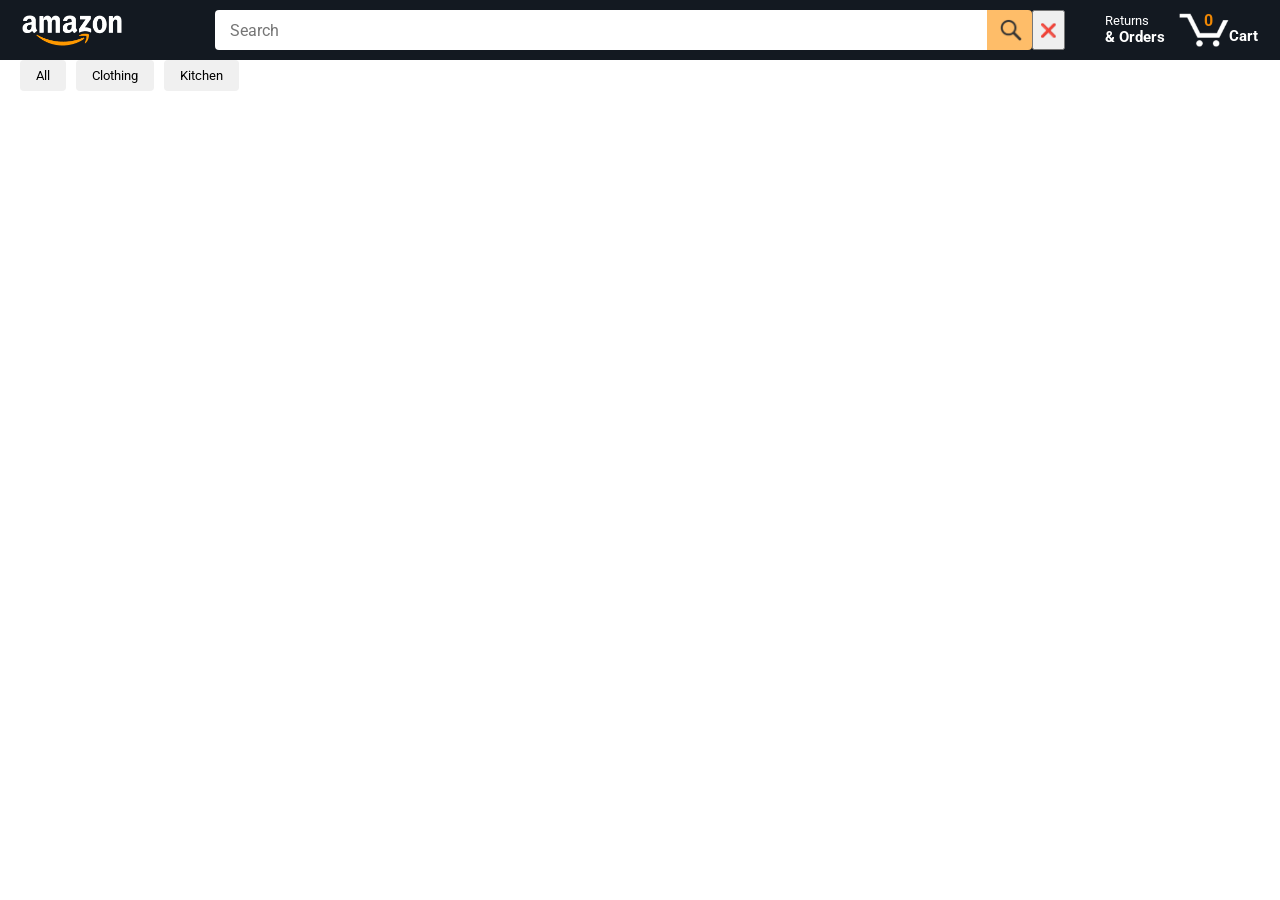
<file: index.html>
<!DOCTYPE html>
<html>
  <head>
    <title>Amazon Project</title>

    <!-- This code is needed for responsive design to work.
      (Responsive design = make the website look good on
      smaller screen sizes like a phone or a tablet). -->
    <meta name="viewport" content="width=device-width, initial-scale=1">

    <!-- Load a font called Roboto from Google Fonts. -->
    <link rel="preconnect" href="https://fonts.googleapis.com">
    <link rel="preconnect" href="https://fonts.gstatic.com" crossorigin>
    <link href="https://fonts.googleapis.com/css2?family=Roboto:wght@400;500;700&display=swap" rel="stylesheet">

    <!-- Here are the CSS files for this page. -->
    <link rel="stylesheet" href="styles/shared/general.css">
    <link rel="stylesheet" href="styles/shared/amazon-header.css">
    <link rel="stylesheet" href="styles/pages/amazon.css">
  </head>
  <body>
    <div class="amazon-header">
      <div class="amazon-header-left-section">
        <a href="amazon.html" class="header-link">
          <img class="amazon-logo"
            src="images/amazon-logo-white.png">
          <img class="amazon-mobile-logo"
            src="images/amazon-mobile-logo-white.png">
        </a>
      </div>

      <div class="amazon-header-middle-section">
        <input class="search-bar js-search-bar" type="text" placeholder="Search">
        <button class="search-button js-search-button">
          <img class="search-icon" src="images/icons/search-icon.png">
        </button>
        <button class="clear-search-button js-clear-search">
          ❌
        </button>
      </div>


      <div class="amazon-header-right-section">
        <a class="orders-link header-link" href="orders.html">
          <span class="returns-text">Returns</span>
          <span class="orders-text">& Orders</span>
        </a>

        <a class="cart-link header-link" href="checkout.html">
          <img class="cart-icon" src="images/icons/cart-icon.png">
          <div class="cart-quantity js-cart-quantity">0</div>
          <div class="cart-text">Cart</div>
        </a>
      </div>
    </div>

    <div class="main">

      <div class="filters">
          <button class="filter-button js-filter" data-category="all">
          All
          </button>

          <button class="filter-button js-filter" data-category="clothing">
          Clothing
          </button>

          <button class="filter-button js-filter" data-category="kitchen">
          Kitchen
          </button>
      </div>

      <div class="products-grid js-products-grid">
      </div>
      
    </div>

    <script type="module" src="scripts/amazon.js"></script>
  </body>
</html>
</file>
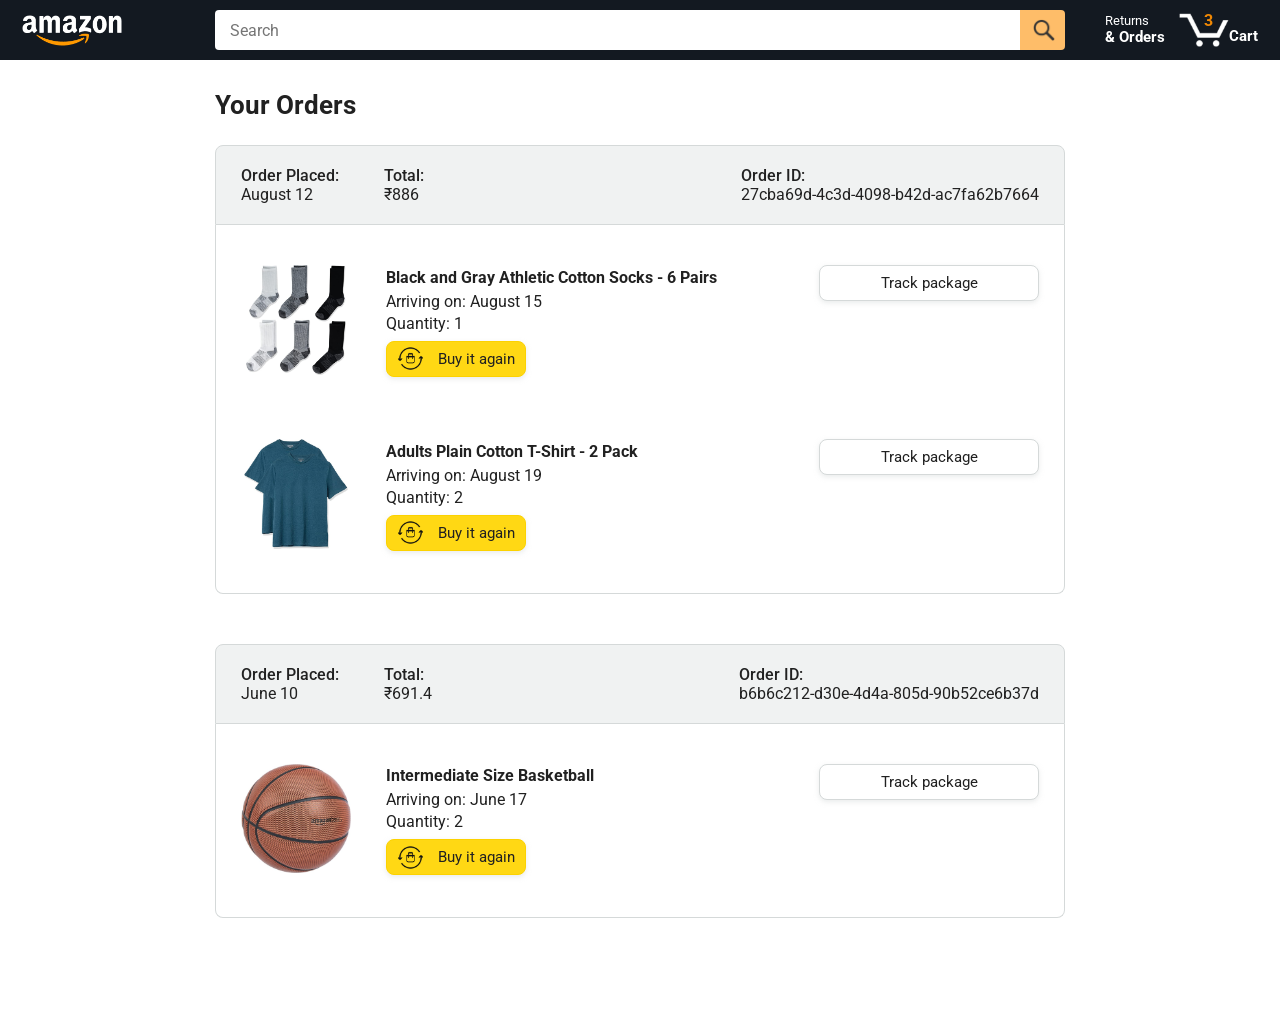
<file: orders.html>
<!DOCTYPE html>
<html>
  <head>
    <title>Orders</title>

    <!-- This code is needed for responsive design to work.
      (Responsive design = make the website look good on
      smaller screen sizes like a phone or a tablet). -->
    <meta name="viewport" content="width=device-width, initial-scale=1">

    <!-- Load a font called Roboto from Google Fonts. -->
    <link rel="preconnect" href="https://fonts.googleapis.com">
    <link rel="preconnect" href="https://fonts.gstatic.com" crossorigin>
    <link href="https://fonts.googleapis.com/css2?family=Roboto:wght@400;500;700&display=swap" rel="stylesheet">

    <!-- Here are the CSS files for this page. -->
    <link rel="stylesheet" href="styles/shared/general.css">
    <link rel="stylesheet" href="styles/shared/amazon-header.css">
    <link rel="stylesheet" href="styles/pages/orders.css">
  </head>
  <body>
    <div class="amazon-header">
      <div class="amazon-header-left-section">
        <a href="amazon.html" class="header-link">
          <img class="amazon-logo"
            src="images/amazon-logo-white.png">
          <img class="amazon-mobile-logo"
            src="images/amazon-mobile-logo-white.png">
        </a>
      </div>

      <div class="amazon-header-middle-section">
        <input class="search-bar" type="text" placeholder="Search">

        <button class="search-button">
          <img class="search-icon" src="images/icons/search-icon.png">
        </button>
      </div>

      <div class="amazon-header-right-section">
        <a class="orders-link header-link" href="orders.html">
          <span class="returns-text">Returns</span>
          <span class="orders-text">& Orders</span>
        </a>

        <a class="cart-link header-link" href="checkout.html">
          <img class="cart-icon" src="images/icons/cart-icon.png">
          <div class="cart-quantity">3</div>
          <div class="cart-text">Cart</div>
        </a>
      </div>
    </div>

    <div class="main">
      <div class="page-title">Your Orders</div>

      <div class="orders-grid">
        <div class="order-container">

          <div class="order-header">
            <div class="order-header-left-section">
              <div class="order-date">
                <div class="order-header-label">Order Placed:</div>
                <div>August 12</div>
              </div>
              <div class="order-total">
                <div class="order-header-label">Total:</div>
                <div>₹886</div>
              </div>
            </div>

            <div class="order-header-right-section">
              <div class="order-header-label">Order ID:</div>
              <div>27cba69d-4c3d-4098-b42d-ac7fa62b7664</div>
            </div>
          </div>

          <div class="order-details-grid">
            <div class="product-image-container">
              <img src="images/products/athletic-cotton-socks-6-pairs.jpg">
            </div>

            <div class="product-details">
              <div class="product-name">
                Black and Gray Athletic Cotton Socks - 6 Pairs
              </div>
              <div class="product-delivery-date">
                Arriving on: August 15
              </div>
              <div class="product-quantity">
                Quantity: 1
              </div>
              <button class="buy-again-button button-primary">
                <img class="buy-again-icon" src="images/icons/buy-again.png">
                <span class="buy-again-message">Buy it again</span>
              </button>
            </div>

            <div class="product-actions">
              <a href="tracking.html?orderId=123&productId=456">
                <button class="track-package-button button-secondary">
                  Track package
                </button>
              </a>
            </div>

            <div class="product-image-container">
              <img src="images/products/adults-plain-cotton-tshirt-2-pack-teal.jpg">
            </div>

            <div class="product-details">
              <div class="product-name">
                Adults Plain Cotton T-Shirt - 2 Pack
              </div>
              <div class="product-delivery-date">
                Arriving on: August 19
              </div>
              <div class="product-quantity">
                Quantity: 2
              </div>
              <button class="buy-again-button button-primary">
                <img class="buy-again-icon" src="images/icons/buy-again.png">
                <span class="buy-again-message">Buy it again</span>
              </button>
            </div>

            <div class="product-actions">
              <a href="tracking.html">
                <button class="track-package-button button-secondary">
                  Track package
                </button>
              </a>
            </div>
          </div>
        </div>

        <div class="order-container">

          <div class="order-header">
            <div class="order-header-left-section">
              <div class="order-date">
                <div class="order-header-label">Order Placed:</div>
                <div>June 10</div>
              </div>
              <div class="order-total">
                <div class="order-header-label">Total:</div>
                <div>₹691.4</div>
              </div>
            </div>

            <div class="order-header-right-section">
              <div class="order-header-label">Order ID:</div>
              <div>b6b6c212-d30e-4d4a-805d-90b52ce6b37d</div>
            </div>
          </div>

          <div class="order-details-grid">
            <div class="product-image-container">
              <img src="images/products/intermediate-composite-basketball.jpg">
            </div>

            <div class="product-details">
              <div class="product-name">
                Intermediate Size Basketball
              </div>
              <div class="product-delivery-date">
                Arriving on: June 17
              </div>
              <div class="product-quantity">
                Quantity: 2
              </div>
              <button class="buy-again-button button-primary">
                <img class="buy-again-icon" src="images/icons/buy-again.png">
                <span class="buy-again-message">Buy it again</span>
              </button>
            </div>

            <div class="product-actions">
              <a href="tracking.html">
                <button class="track-package-button button-secondary">
                  Track package
                </button>
              </a>
            </div>
          </div>
        </div>
      </div>
    </div>
  </body>
</html>
</file>
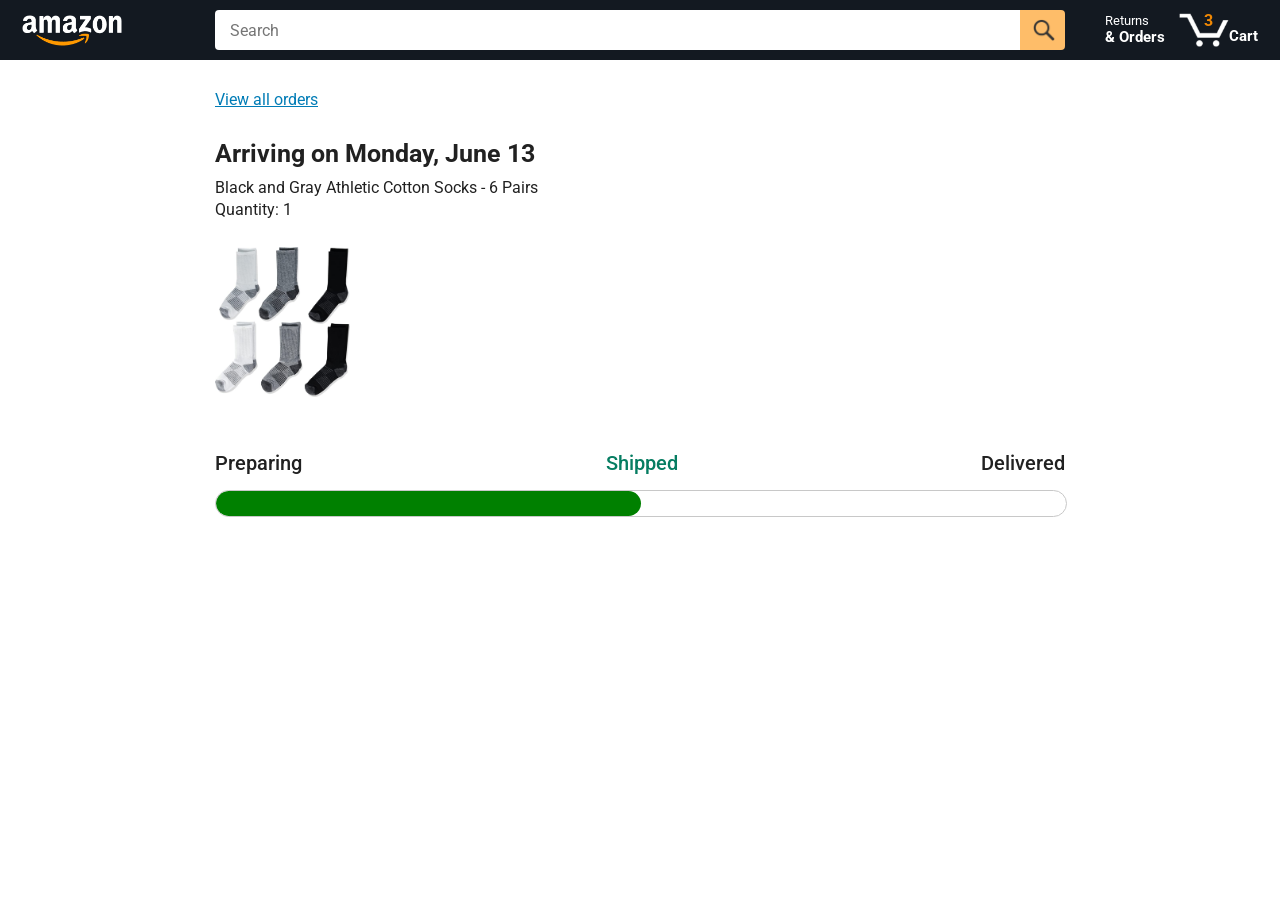
<file: tracking.html>
<!DOCTYPE html>
<html>
  <head>
    <title>Tracking</title>

    <!-- This code is needed for responsive design to work.
      (Responsive design = make the website look good on
      smaller screen sizes like a phone or a tablet). -->
    <meta name="viewport" content="width=device-width, initial-scale=1">

    <!-- Load a font called Roboto from Google Fonts. -->
    <link rel="preconnect" href="https://fonts.googleapis.com">
    <link rel="preconnect" href="https://fonts.gstatic.com" crossorigin>
    <link href="https://fonts.googleapis.com/css2?family=Roboto:wght@400;500;700&display=swap" rel="stylesheet">

    <!-- Here are the CSS files for this page. -->
    <link rel="stylesheet" href="styles/shared/general.css">
    <link rel="stylesheet" href="styles/shared/amazon-header.css">
    <link rel="stylesheet" href="styles/pages/tracking.css">
  </head>
  <body>
    <div class="amazon-header">
      <div class="amazon-header-left-section">
        <a href="amazon.html" class="header-link">
          <img class="amazon-logo"
            src="images/amazon-logo-white.png">
          <img class="amazon-mobile-logo"
            src="images/amazon-mobile-logo-white.png">
        </a>
      </div>

      <div class="amazon-header-middle-section">
        <input class="search-bar" type="text" placeholder="Search">

        <button class="search-button">
          <img class="search-icon" src="images/icons/search-icon.png">
        </button>
      </div>

      <div class="amazon-header-right-section">
        <a class="orders-link header-link" href="orders.html">
          <span class="returns-text">Returns</span>
          <span class="orders-text">& Orders</span>
        </a>

        <a class="cart-link header-link" href="checkout.html">
          <img class="cart-icon" src="images/icons/cart-icon.png">
          <div class="cart-quantity">3</div>
          <div class="cart-text">Cart</div>
        </a>
      </div>
    </div>

    <div class="main">
      <div class="order-tracking">
        <a class="back-to-orders-link link-primary" href="orders.html">
          View all orders
        </a>

        <div class="delivery-date">
          Arriving on Monday, June 13
        </div>

        <div class="product-info">
          Black and Gray Athletic Cotton Socks - 6 Pairs
        </div>

        <div class="product-info">
          Quantity: 1
        </div>

        <img class="product-image" src="images/products/athletic-cotton-socks-6-pairs.jpg">

        <div class="progress-labels-container">
          <div class="progress-label">
            Preparing
          </div>
          <div class="progress-label current-status">
            Shipped
          </div>
          <div class="progress-label">
            Delivered
          </div>
        </div>

        <div class="progress-bar-container">
          <div class="progress-bar"></div>
        </div>
      </div>
    </div>

    <script>
      const url = new URL(window.location.href);
      console.log(url.searchParams.get('orderId'));
      console.log(url.searchParams.get('productId'));
    </script>
  </body>
</html>
</file>
<file: styles/shared/general.css>
body {
  font-family: Roboto, Arial;
  color: rgb(33, 33, 33);
  /* The <body> element has a default margin of 8px
     on all sides. This removes the default margins. */
  margin: 0;
}

/* <p> elements have a default margin on the top
   and bottom. This removes the default margins. */
p {
  margin: 0;
}

button {
  cursor: pointer;
}

select {
  cursor: pointer;
}

input, select, button {
  font-family: Roboto, Arial;
}

.button-primary {
  color: rgb(33, 33, 33);
  background-color: rgb(255, 216, 20);
  border: 1px solid rgb(252, 210, 0);
  border-radius: 8px;
  cursor: pointer;
  box-shadow: 0 2px 5px rgba(213, 217, 217, 0.5);
}

.button-primary:hover {
  background-color: rgb(247, 202, 0);
  border: 1px solid rgb(242, 194, 0);
}

.button-primary:active {
  background: rgb(255, 216, 20);
  border-color: rgb(252, 210, 0);
  box-shadow: none;
}

.button-secondary {
  color: rgb(33, 33, 33);
  background: white;
  border: 1px solid rgb(213, 217, 217);
  border-radius: 8px;
  cursor: pointer;
  box-shadow: 0 2px 5px rgba(213, 217, 217, 0.5);
}

.button-secondary:hover {
  background-color: rgb(247, 250, 250);
}

.button-secondary:active {
  background-color: rgb(237, 253, 255);
  box-shadow: none;
}

/* These styles will limit text to 2 lines. Anything
   beyond 2 lines will be replaced with "..."
   You can find this code by using an A.I. tool or by
   searching in Google.
   https://css-tricks.com/almanac/properties/l/line-clamp/ */
.limit-text-to-2-lines {
  display: -webkit-box;
  -webkit-line-clamp: 2;
  -webkit-box-orient: vertical;
  overflow: hidden;
}

.link-primary {
  color: rgb(1, 124, 182);
  cursor: pointer;
}

.link-primary:hover {
  color: rgb(196, 80, 0);
}

/* Styles for dropdown selectors. */
select {
  color: rgb(33, 33, 33);
  background-color: rgb(240, 240, 240);
  border: 1px solid rgb(213, 217, 217);
  border-radius: 8px;
  padding: 3px 5px;
  font-size: 15px;
  cursor: pointer;
  box-shadow: 0 2px 5px rgba(213, 217, 217, 0.5);
}

select:focus,
input:focus {
  outline: 2px solid rgb(255, 153, 0);
}
</file>
<file: styles/shared/amazon-header.css>
.amazon-header {
  background-color: rgb(19, 25, 33);
  color: white;
  padding-left: 15px;
  padding-right: 15px;

  display: flex;
  align-items: center;
  justify-content: space-between;

  position: fixed;
  top: 0;
  left: 0;
  right: 0;
  height: 60px;
}

.amazon-header-left-section {
  width: 180px;
}

@media (max-width: 800px) {
  .amazon-header-left-section {
    width: unset;
  }
}

.header-link {
  display: inline-block;
  padding: 6px;
  border-radius: 2px;
  cursor: pointer;
  text-decoration: none;
  border: 1px solid rgba(0, 0, 0, 0);
}

.header-link:hover {
  border: 1px solid white;
}

.amazon-logo {
  width: 100px;
  margin-top: 5px;
}

.amazon-mobile-logo {
  display: none;
}

@media (max-width: 575px) {
  .amazon-logo {
    display: none;
  }

  .amazon-mobile-logo {
    display: block;
    height: 35px;
    margin-top: 5px;
  }
}

.amazon-header-middle-section {
  flex: 1;
  max-width: 850px;
  margin-left: 10px;
  margin-right: 10px;
  display: flex;
}

.search-bar {
  flex: 1;
  width: 0;
  font-size: 16px;
  height: 38px;
  padding-left: 15px;
  border: none;
  border-top-left-radius: 4px;
  border-bottom-left-radius: 4px;
  border-top-right-radius: 0;
  border-bottom-right-radius: 0;
}

.search-button {
  background-color: rgb(254, 189, 105);
  border: none;
  width: 45px;
  height: 40px;
  border-top-right-radius: 4px;
  border-bottom-right-radius: 4px;
  flex-shrink: 0;
}

.search-icon {
  height: 22px;
  margin-left: 2px;
  margin-top: 3px;
}

.amazon-header-right-section {
  width: 180px;
  flex-shrink: 0;
  display: flex;
  justify-content: end;
}

.orders-link {
  color: white;
}

.returns-text {
  display: block;
  font-size: 13px;
}

.orders-text {
  display: block;
  font-size: 15px;
  font-weight: 700;
}

.cart-link {
  color: white;
  display: flex;
  align-items: center;
  position: relative;
}

.cart-icon {
  width: 50px;
}

.cart-text {
  margin-top: 12px;
  font-size: 15px;
  font-weight: 700;
}

.cart-quantity {
  color: rgb(240, 136, 4);
  font-size: 16px;
  font-weight: 700;

  position: absolute;
  top: 4px;
  left: 22px;
  
  width: 26px;
  text-align: center;
}
</file>
<file: styles/pages/amazon.css>
.main {
  margin-top: 60px;
}

.products-grid {
  display: grid;

  /* - In CSS Grid, 1fr means a column will take up the
       remaining space in the grid.
     - If we write 1fr 1fr ... 1fr; 8 times, this will
       divide the grid into 8 columns, each taking up an
       equal amount of the space.
     - repeat(8, 1fr); is a shortcut for repeating "1fr"
       8 times (instead of typing out "1fr" 8 times).
       repeat(...) is a special property that works with
       display: grid; */
  grid-template-columns: repeat(8, 1fr);
}

/* @media is used to create responsive design (making the
   website look good on any screen size). This @media
   means when the screen width is 2000px or less, we
   will divide the grid into 7 columns instead of 8. */
@media (max-width: 2000px) {
  .products-grid {
    grid-template-columns: repeat(7, 1fr);
  }
}

/* This @media means when the screen width is 1600px or
   less, we will divide the grid into 6 columns. */
@media (max-width: 1600px) {
  .products-grid {
    grid-template-columns: repeat(6, 1fr);
  }
}

@media (max-width: 1300px) {
  .products-grid {
    grid-template-columns: repeat(5, 1fr);
  }
}

@media (max-width: 1000px) {
  .products-grid {
    grid-template-columns: repeat(4, 1fr);
  }
}

@media (max-width: 800px) {
  .products-grid {
    grid-template-columns: repeat(3, 1fr);
  }
}

@media (max-width: 575px) {
  .products-grid {
    grid-template-columns: repeat(2, 1fr);
  }
}

@media (max-width: 450px) {
  .products-grid {
    grid-template-columns: 1fr;
  }
}

.product-container {
  padding-top: 40px;
  padding-bottom: 25px;
  padding-left: 25px;
  padding-right: 25px;

  border-right: 1px solid rgb(231, 231, 231);
  border-bottom: 1px solid rgb(231, 231, 231);

  display: flex;
  flex-direction: column;
}

.product-image-container {
  display: flex;
  justify-content: center;
  align-items: center;

  height: 180px;
  margin-bottom: 20px;
}

.product-image {
  /* Images will overflow their container by default. To
    prevent this, we set max-width and max-height to 100%
    so they stay inside their container. */
  max-width: 100%;
  max-height: 100%;
}

.product-name {
  height: 40px;
  margin-bottom: 5px;
}

.product-rating-container {
  display: flex;
  align-items: center;
  margin-bottom: 10px;
}

.product-rating-stars {
  width: 100px;
  margin-right: 6px;
}

.product-rating-count {
  color: rgb(1, 124, 182);
  cursor: pointer;
  margin-top: 3px;
}

.product-price {
  font-weight: 700;
  margin-bottom: 10px;
}

.product-quantity-container {
  margin-bottom: 17px;
}

.product-spacer {
  flex: 1;
}

.added-to-cart{
  opacity:0;
  color:green;
  font-size:14px;
  display:flex;
  align-items:center;
  gap:5px;
}

.added-visible{
  opacity:1;
}

.added-to-cart img {
  height: 20px;
  margin-right: 5px;
}

.add-to-cart-button {
  width: 100%;
  padding: 8px;
  border-radius: 50px;
}
.filters{
  display:flex;
  gap:10px;
  margin:20px;
}

.filter-button{
  padding:8px 16px;
  border:none;
  background:#f0f0f0;
  cursor:pointer;
  border-radius:4px;
}

.filter-button:hover{
  background:#ffd814;
}
</file>
<file: styles/pages/orders.css>
.main {
  max-width: 850px;
  margin-top: 90px;
  margin-bottom: 100px;
  padding-left: 20px;
  padding-right: 20px;

  /* margin-left: auto;
     margin-right auto;
     Is a trick for centering an element horizontally
     without needing a container. */
  margin-left: auto;
  margin-right: auto;
}

.page-title {
  font-weight: 700;
  font-size: 26px;
  margin-bottom: 25px;
}

.orders-grid {
  display: grid;
  grid-template-columns: 1fr;
  row-gap: 50px;
}

.order-header {
  background-color: rgb(240, 242, 242);
  border: 1px solid rgb(213, 217, 217);

  display: flex;
  align-items: center;
  justify-content: space-between;

  padding: 20px 25px;
  border-top-left-radius: 8px;
  border-top-right-radius: 8px;
}

.order-header-left-section {
  display: flex;
  flex-shrink: 0;
}

.order-header-label {
  font-weight: 500;
}

.order-date,
.order-total {
  margin-right: 45px;
}

.order-header-right-section {
  flex-shrink: 1;
}

@media (max-width: 575px) {
  .order-header {
    flex-direction: column;
    align-items: start;
    line-height: 23px;
    padding: 15px;
  }

  .order-header-left-section {
    flex-direction: column;
  }

  .order-header-label {
    margin-right: 5px;
  }

  .order-date,
  .order-total {
    display: grid;
    grid-template-columns: auto 1fr;
    margin-right: 0;
  }

  .order-header-right-section {
    display: grid;
    grid-template-columns: auto 1fr;
  }
}

.order-details-grid {
  padding: 40px 25px;
  border: 1px solid rgb(213, 217, 217);
  border-top: none;
  border-bottom-left-radius: 8px;
  border-bottom-right-radius: 8px;

  display: grid;
  grid-template-columns: 110px 1fr 220px;
  column-gap: 35px;
  row-gap: 60px;
  align-items: center;
}

@media (max-width: 800px) {
  .order-details-grid {
    grid-template-columns: 110px 1fr;
    row-gap: 0;
    padding-bottom: 8px;
  }
}

@media (max-width: 450px) {
  .order-details-grid {
    grid-template-columns: 1fr;
  }
}

.product-image-container {
  text-align: center;
}

.product-image-container img {
  max-width: 110px;
  max-height: 110px;
}

.product-name {
  font-weight: 700;
  margin-bottom: 5px;
}

.product-delivery-date {
  margin-bottom: 3px;
}

.product-quantity {
  margin-bottom: 8px;
}

.buy-again-button {
  font-size: 15px;
  width: 140px;
  height: 36px;
  border-radius: 8px;

  display: flex;
  align-items: center;
  justify-content: center;
}

.buy-again-icon {
  width: 25px;
  margin-right: 15px;
}

.product-actions {
  align-self: start;
}

.track-package-button {
  width: 100%;
  font-size: 15px;
  padding: 8px;
}

@media (max-width: 800px) {
  .buy-again-button {
    margin-bottom: 10px;
  }

  .product-actions {
    /* grid-column: 2 means this element will be placed
       in column 2 in the grid. (Normally, the column that
       an element is placed in is determined by the order
       of the elements in the HTML. grid-column overrides
       this default ordering). */
    grid-column: 2;
    margin-bottom: 30px;
  }

  .track-package-button {
    width: 140px;
  }
}

@media (max-width: 450px) {
  .product-image-container {
    text-align: center;
    margin-bottom: 25px;
  }

  .product-image-container img {
    max-width: 150px;
    max-height: 150px;
  }

  .product-name {
    margin-bottom: 10px;
  }

  .product-quantity {
    margin-bottom: 15px;
  }

  .buy-again-button {
    width: 100%;
    margin-bottom: 15px;
  }

  .product-actions {
    /* grid-column: auto; undos grid-column: 2; from above.
       This element will now be placed in its normal column
       in the grid. */
    grid-column: auto;
    margin-bottom: 70px;
  }

  .track-package-button {
    width: 100%;
    padding: 12px;
  }
}
</file>
<file: styles/pages/tracking.css>
.main {
  max-width: 850px;
  margin-top: 90px;
  margin-bottom: 100px;
  padding-left: 30px;
  padding-right: 30px;

  /* margin-left: auto;
     margin-right auto;
     Is a trick for centering an element horizontally
     without needing a container. */
  margin-left: auto;
  margin-right: auto;
}

.back-to-orders-link {
  display: inline-block;
  margin-bottom: 30px;
}

.delivery-date {
  font-size: 25px;
  font-weight: 700;
  margin-bottom: 10px;
}

.product-info {
  margin-bottom: 3px;
}

.product-image {
  max-width: 150px;
  max-height: 150px;
  margin-top: 25px;
  margin-bottom: 50px;
}

.progress-labels-container {
  display: flex;
  justify-content: space-between;
  font-size: 20px;
  font-weight: 500;
  margin-bottom: 15px;
}

.current-status {
  color: rgb(6, 125, 98);
}

@media (max-width: 575px) {
  .progress-labels-container {
    font-size: 16px;
  }
}

@media (max-width: 450px) {
  .progress-labels-container {
    flex-direction: column;
    margin-bottom: 5px;
  }

  .progress-label {
    margin-bottom: 3px;
  }
}

.progress-bar-container {
  height: 25px;
  width: 100%;

  border: 1px solid rgb(200, 200, 200);
  border-radius: 50px;
  overflow: hidden;
}

.progress-bar {
  height: 100%;
  background-color: green;
  border-radius: 50px;
  width: 50%;
}
</file>
